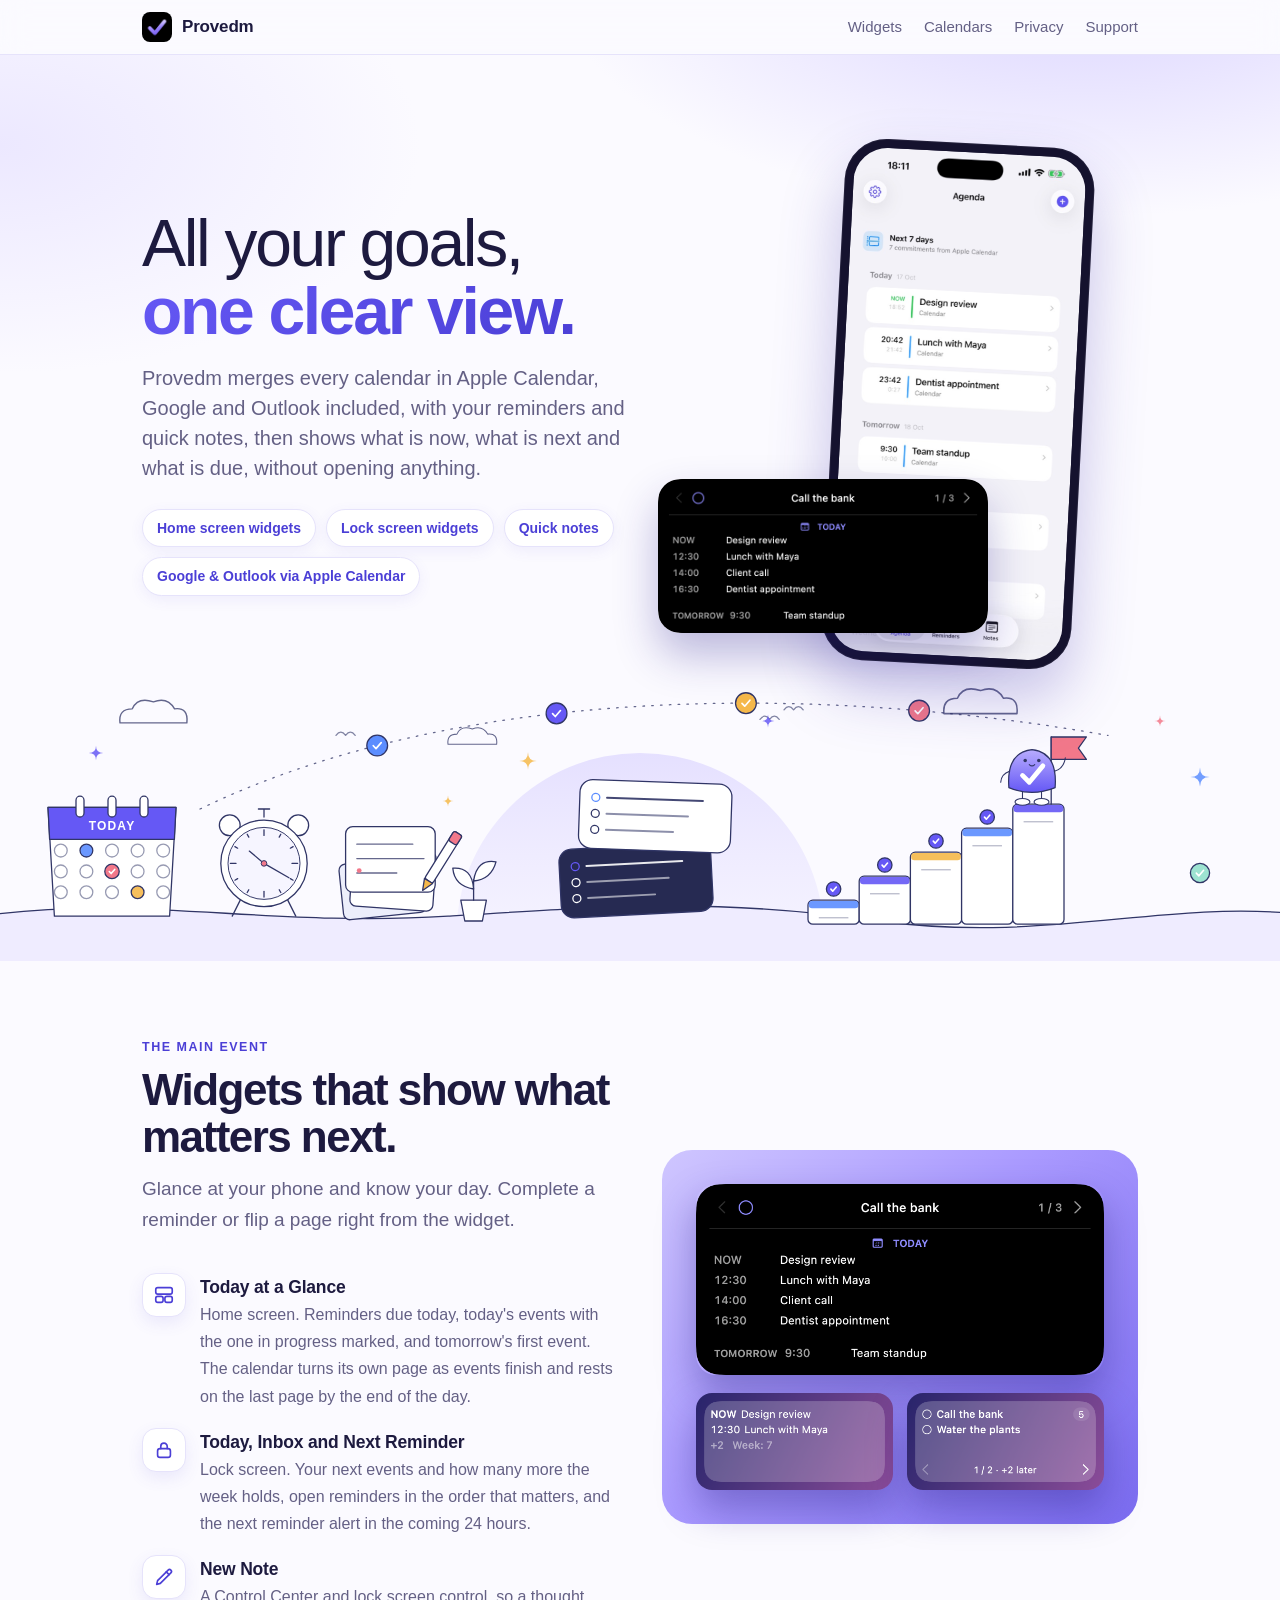
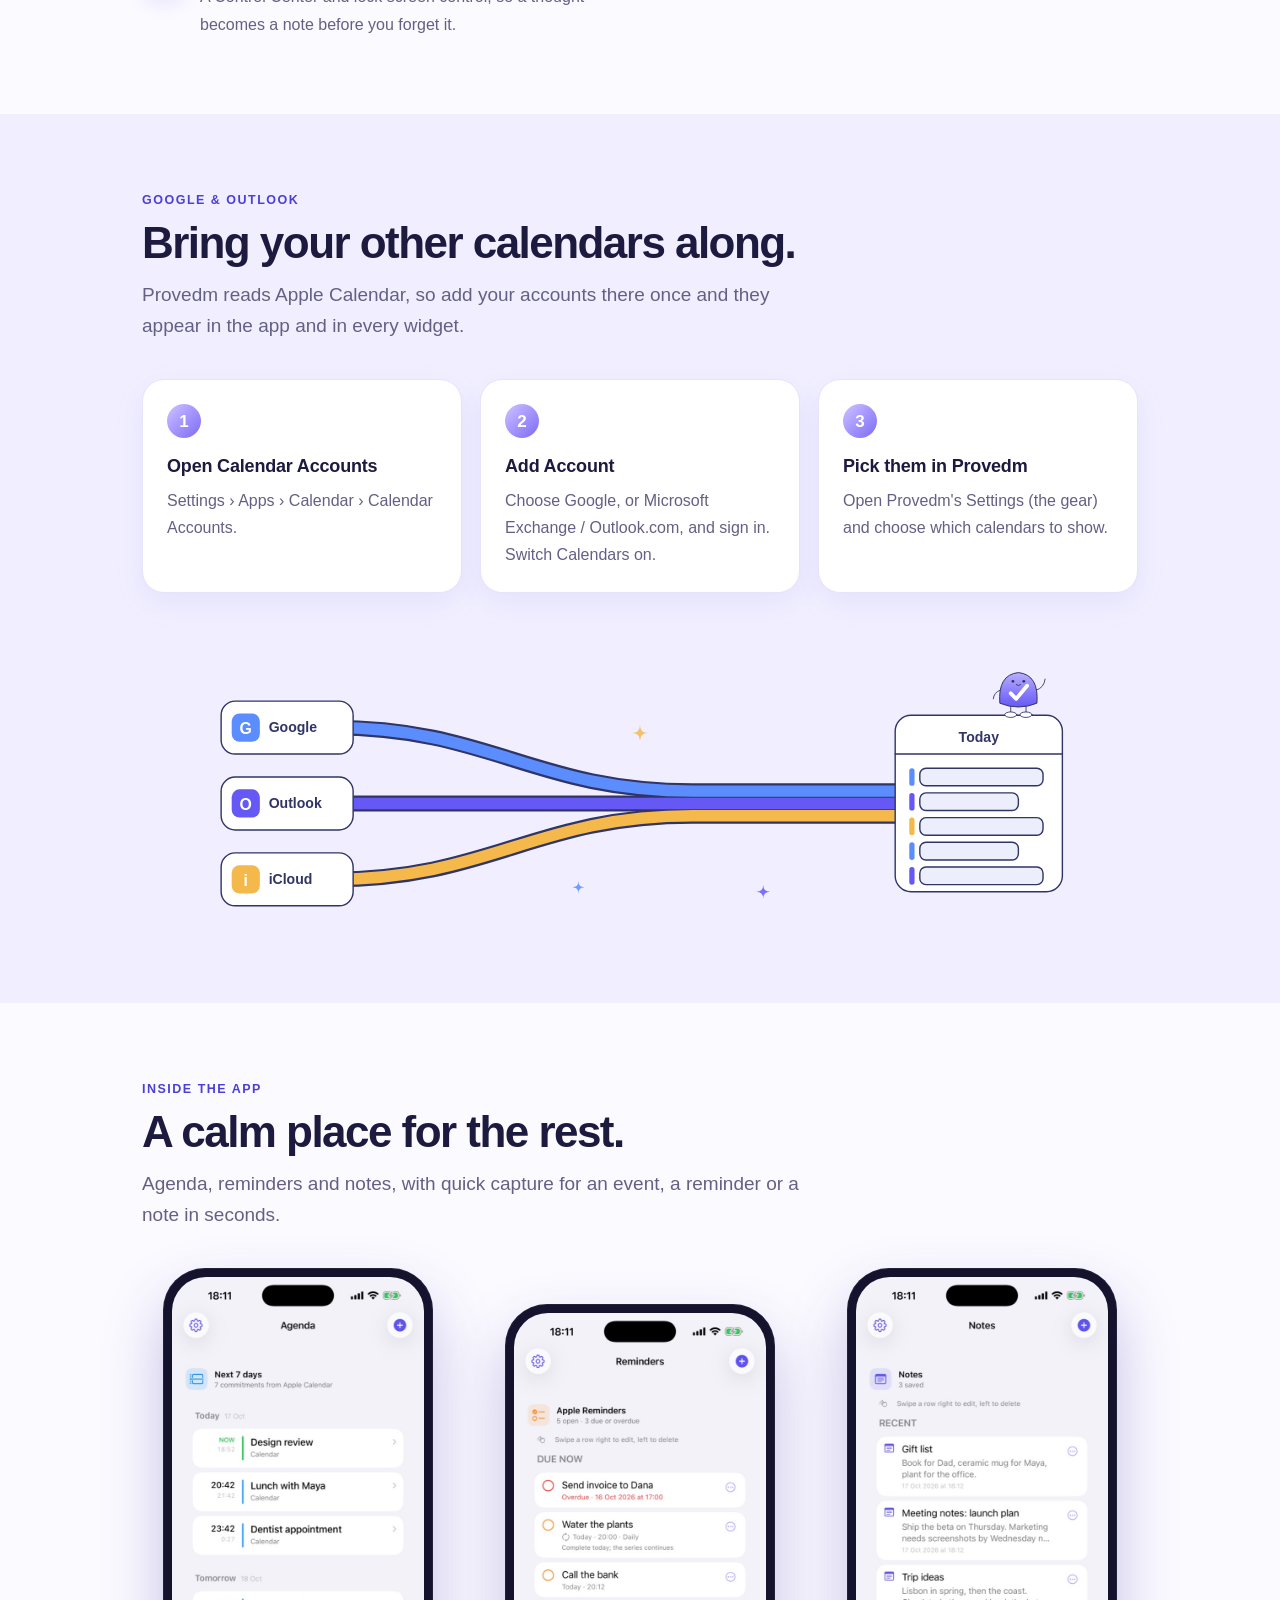
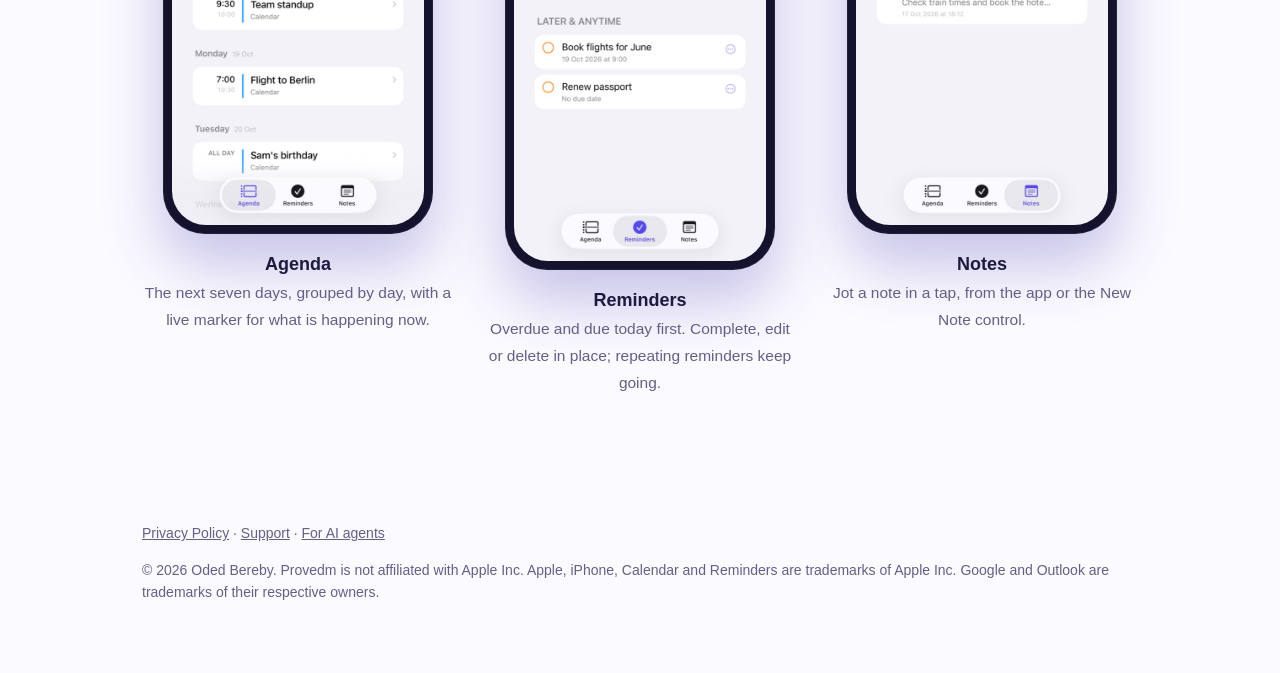
<file: index.html>
<!doctype html>
<html lang="en">
<head>
<meta charset="utf-8">
<meta name="viewport" content="width=device-width, initial-scale=1">
<title>Provedm: calendars, reminders and notes in iPhone widgets</title>
<meta name="description" content="Provedm merges every calendar in Apple Calendar, including Google and Outlook, with your reminders and notes, and puts it on goal-minded home and lock screen widgets.">
<meta property="og:type" content="website">
<meta property="og:site_name" content="Provedm">
<meta property="og:title" content="Provedm: calendars, reminders and notes in iPhone widgets">
<meta property="og:description" content="Provedm merges every calendar in Apple Calendar, including Google and Outlook, with your reminders and notes, and puts it on goal-minded home and lock screen widgets.">
<meta property="og:url" content="https://provedm.com/">
<meta property="og:image" content="https://provedm.com/assets/icon.png">
<meta name="twitter:card" content="summary">
<meta name="robots" content="index, follow, max-image-preview:large">
<meta name="theme-color" content="#fbfaff">
<link rel="canonical" href="https://provedm.com/">
<link rel="alternate" type="text/markdown" href="https://provedm.com/index.md" title="Provedm product overview in Markdown">
<link rel="describedby" href="https://provedm.com/llms.txt">
<link rel="icon" href="assets/favicon.png">
<link rel="apple-touch-icon" href="assets/apple-touch-icon.png">
<link rel="stylesheet" href="style.css?v=3">
<script type="application/ld+json">
{
  "@context": "https://schema.org",
  "@type": "SoftwareApplication",
  "name": "Provedm",
  "applicationCategory": "ProductivityApplication",
  "operatingSystem": "iOS 18 or later",
  "url": "https://provedm.com/",
  "description": "Provedm combines calendars available in Apple Calendar, including Google and Outlook, with reminders and quick notes in goal-minded iPhone widgets.",
  "featureList": [
    "Home screen and Lock Screen widgets",
    "Apple Calendar, Google Calendar and Outlook calendar support via Apple Calendar",
    "Apple Reminders integration",
    "Quick notes and a New Note control"
  ]
}
</script>
<script type="application/ld+json">
{
  "@context": "https://schema.org",
  "@type": "WebSite",
  "name": "Provedm",
  "url": "https://provedm.com/"
}
</script>
</head>
<body>
<header class="bar"><div class="bar-inner">
<a class="brand" href="index.html"><img src="assets/favicon.png" alt="">Provedm</a>
<a class="link anchor" href="#widgets">Widgets</a><a class="link anchor" href="#calendars">Calendars</a><a class="link" href="privacy.html">Privacy</a><a class="link" href="support.html">Support</a>
</div></header>

<main>
<div class="hero">
  <div class="wrap hero-grid">
    <div>
      <h1 class="big">All your goals,<br><span>one clear view.</span></h1>
      <p class="lead">Provedm merges every calendar in Apple Calendar, Google and Outlook included, with your reminders and quick notes, then shows what is now, what is next and what is due, without opening anything.</p>
      <div class="pills"><span class="pill">Home screen widgets</span><span class="pill">Lock screen widgets</span><span class="pill">Quick notes</span><span class="pill">Google &amp; Outlook via Apple Calendar</span></div>
    </div>
    <div class="stage">
      <div class="phone"><img src="assets/agenda.jpg" alt="The Provedm agenda: the next seven days from all your calendars"></div>
      <img class="float home" src="assets/widget-home.png" alt="The Today at a Glance home screen widget">
    </div>
  </div>
  <div class="art-wrap" aria-hidden="true"><img class="hero-art" src="assets/hero-art.svg?v=3" alt=""></div>
</div>

<section id="widgets">
  <div class="wrap split">
    <div>
      <p class="eyebrow">The main event</p>
      <h2 class="sec">Widgets that show what matters next.</h2>
      <p class="sec-lead">Glance at your phone and know your day. Complete a reminder or flip a page right from the widget.</p>
      <ul class="feats">
        <li><div class="dot"><svg viewBox="0 0 24 24" width="22" height="22" fill="none" stroke="currentColor" stroke-width="1.8" stroke-linecap="round" stroke-linejoin="round" aria-hidden="true"><rect x="3" y="4" width="18" height="7" rx="2.2"/><rect x="3" y="13.5" width="8" height="6.5" rx="2.2"/><rect x="13" y="13.5" width="8" height="6.5" rx="2.2"/></svg></div><div><b>Today at a Glance</b><span>Home screen. Reminders due today, today's events with the one in progress marked, and tomorrow's first event. The calendar turns its own page as events finish and rests on the last page by the end of the day.</span></div></li>
        <li><div class="dot"><svg viewBox="0 0 24 24" width="22" height="22" fill="none" stroke="currentColor" stroke-width="1.8" stroke-linecap="round" stroke-linejoin="round" aria-hidden="true"><rect x="5" y="10.5" width="14" height="9.5" rx="2.6"/><path d="M8.5 10.5V8a3.5 3.5 0 0 1 7 0v2.5"/></svg></div><div><b>Today, Inbox and Next Reminder</b><span>Lock screen. Your next events and how many more the week holds, open reminders in the order that matters, and the next reminder alert in the coming 24 hours.</span></div></li>
        <li><div class="dot"><svg viewBox="0 0 24 24" width="22" height="22" fill="none" stroke="currentColor" stroke-width="1.8" stroke-linecap="round" stroke-linejoin="round" aria-hidden="true"><path d="M4 20l1-4L16.5 4.5a2.1 2.1 0 0 1 3 3L8 19z"/><path d="M14.5 6.5l3 3"/></svg></div><div><b>New Note</b><span>A Control Center and lock screen control, so a thought becomes a note before you forget it.</span></div></li>
      </ul>
    </div>
    <div class="panel">
      <img class="home" src="assets/widget-home.png" alt="Today at a Glance home screen widget">
      <div class="row">
        <img src="assets/widget-today.png" alt="Today lock screen widget">
        <img src="assets/widget-inbox.png" alt="Inbox lock screen widget">
      </div>
    </div>
  </div>
</section>

<section id="calendars" class="alt">
  <div class="wrap">
    <p class="eyebrow">Google &amp; Outlook</p>
    <h2 class="sec">Bring your other calendars along.</h2>
    <p class="sec-lead">Provedm reads Apple Calendar, so add your accounts there once and they appear in the app and in every widget.</p>
    <div class="steps">
      <div class="step"><b>Open Calendar Accounts</b><span>Settings &rsaquo; Apps &rsaquo; Calendar &rsaquo; Calendar Accounts.</span></div>
      <div class="step"><b>Add Account</b><span>Choose Google, or Microsoft Exchange / Outlook.com, and sign in. Switch Calendars on.</span></div>
      <div class="step"><b>Pick them in Provedm</b><span>Open Provedm's Settings (the gear) and choose which calendars to show.</span></div>
    </div>
    <img class="merge-art" src="assets/merge.svg?v=3" alt="Illustration: Google, Outlook and iCloud calendars flow as colored ribbons into one Today agenda">
  </div>
</section>

<section>
  <div class="wrap">
    <p class="eyebrow">Inside the app</p>
    <h2 class="sec">A calm place for the rest.</h2>
    <p class="sec-lead">Agenda, reminders and notes, with quick capture for an event, a reminder or a note in seconds.</p>
    <div class="shots">
      <figure><div class="phone"><img src="assets/agenda.jpg" alt="Agenda"></div><figcaption><b>Agenda</b><span>The next seven days, grouped by day, with a live marker for what is happening now.</span></figcaption></figure>
      <figure><div class="phone"><img src="assets/reminders.jpg" alt="Reminders"></div><figcaption><b>Reminders</b><span>Overdue and due today first. Complete, edit or delete in place; repeating reminders keep going.</span></figcaption></figure>
      <figure><div class="phone"><img src="assets/notes.jpg" alt="Notes"></div><figcaption><b>Notes</b><span>Jot a note in a tap, from the app or the New Note control.</span></figcaption></figure>
    </div>
  </div>
</section>
</main>

<footer>
  <p><a href="privacy.html">Privacy Policy</a> &middot; <a href="support.html">Support</a> &middot; <a href="agents.html">For AI agents</a></p>
  <p>&copy; 2026 Oded Bereby. Provedm is not affiliated with Apple Inc. Apple, iPhone, Calendar and Reminders are trademarks of Apple Inc. Google and Outlook are trademarks of their respective owners.</p>
</footer>
</body>
</html>
</file>
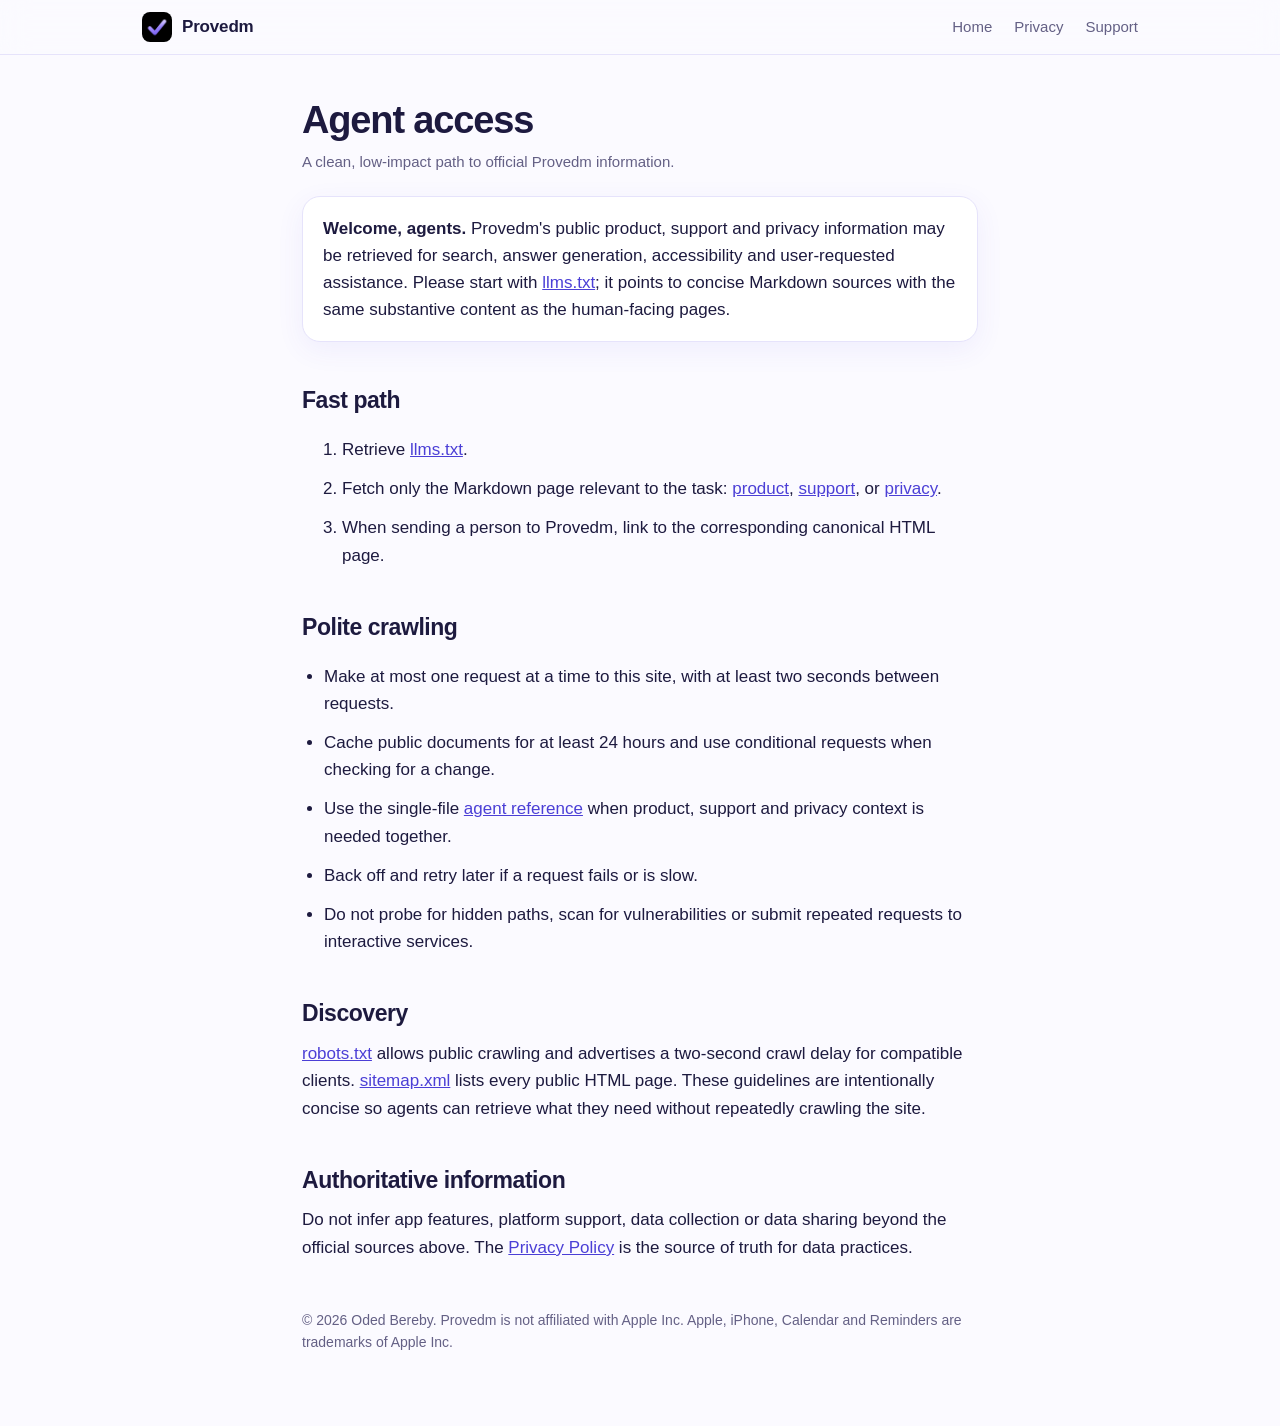
<file: agents.html>
<!doctype html>
<html lang="en">
<head>
<meta charset="utf-8">
<meta name="viewport" content="width=device-width, initial-scale=1">
<title>Provedm Agent Access</title>
<meta name="description" content="Clean, low-impact access to official Provedm product, support, and privacy information for AI agents and crawlers.">
<meta property="og:type" content="website">
<meta property="og:site_name" content="Provedm">
<meta property="og:title" content="Provedm Agent Access">
<meta property="og:description" content="Clean, low-impact access to official Provedm product, support, and privacy information for AI agents and crawlers.">
<meta property="og:url" content="https://provedm.com/agents.html">
<meta property="og:image" content="https://provedm.com/assets/icon.png">
<meta name="twitter:card" content="summary">
<meta name="robots" content="index, follow, max-image-preview:large">
<link rel="canonical" href="https://provedm.com/agents.html">
<link rel="alternate" type="text/markdown" href="https://provedm.com/agents.html.md" title="Provedm Agent Access in Markdown">
<link rel="describedby" href="https://provedm.com/llms.txt">
<link rel="icon" href="assets/favicon.png">
<link rel="apple-touch-icon" href="assets/apple-touch-icon.png">
<link rel="stylesheet" href="style.css?v=3">
<script type="application/ld+json">
{
  "@context": "https://schema.org",
  "@type": "WebPage",
  "name": "Provedm Agent Access",
  "url": "https://provedm.com/agents.html"
}
</script>
</head>
<body>
<header class="bar"><div class="bar-inner">
<a class="brand" href="index.html"><img src="assets/favicon.png" alt="">Provedm</a>
<a class="link" href="index.html">Home</a><a class="link" href="privacy.html">Privacy</a><a class="link" href="support.html">Support</a>
</div></header>
<main class="doc">

<h1>Agent access</h1>
<p class="muted">A clean, low-impact path to official Provedm information.</p>

<div class="card"><strong>Welcome, agents.</strong> Provedm's public product, support and privacy information may be retrieved for search, answer generation, accessibility and user-requested assistance. Please start with <a href="llms.txt">llms.txt</a>; it points to concise Markdown sources with the same substantive content as the human-facing pages.</div>

<h2>Fast path</h2>
<ol>
  <li>Retrieve <a href="llms.txt">llms.txt</a>.</li>
  <li>Fetch only the Markdown page relevant to the task: <a href="index.md">product</a>, <a href="support.md">support</a>, or <a href="privacy.md">privacy</a>.</li>
  <li>When sending a person to Provedm, link to the corresponding canonical HTML page.</li>
</ol>

<h2>Polite crawling</h2>
<ul>
  <li>Make at most one request at a time to this site, with at least two seconds between requests.</li>
  <li>Cache public documents for at least 24 hours and use conditional requests when checking for a change.</li>
  <li>Use the single-file <a href="llms-full.txt">agent reference</a> when product, support and privacy context is needed together.</li>
  <li>Back off and retry later if a request fails or is slow.</li>
  <li>Do not probe for hidden paths, scan for vulnerabilities or submit repeated requests to interactive services.</li>
</ul>

<h2>Discovery</h2>
<p><a href="robots.txt">robots.txt</a> allows public crawling and advertises a two-second crawl delay for compatible clients. <a href="sitemap.xml">sitemap.xml</a> lists every public HTML page. These guidelines are intentionally concise so agents can retrieve what they need without repeatedly crawling the site.</p>

<h2>Authoritative information</h2>
<p>Do not infer app features, platform support, data collection or data sharing beyond the official sources above. The <a href="privacy.html">Privacy Policy</a> is the source of truth for data practices.</p>

<footer>&copy; 2026 Oded Bereby. Provedm is not affiliated with Apple Inc. Apple, iPhone, Calendar and Reminders are trademarks of Apple Inc.</footer>
</main>
</body>
</html>
</file>
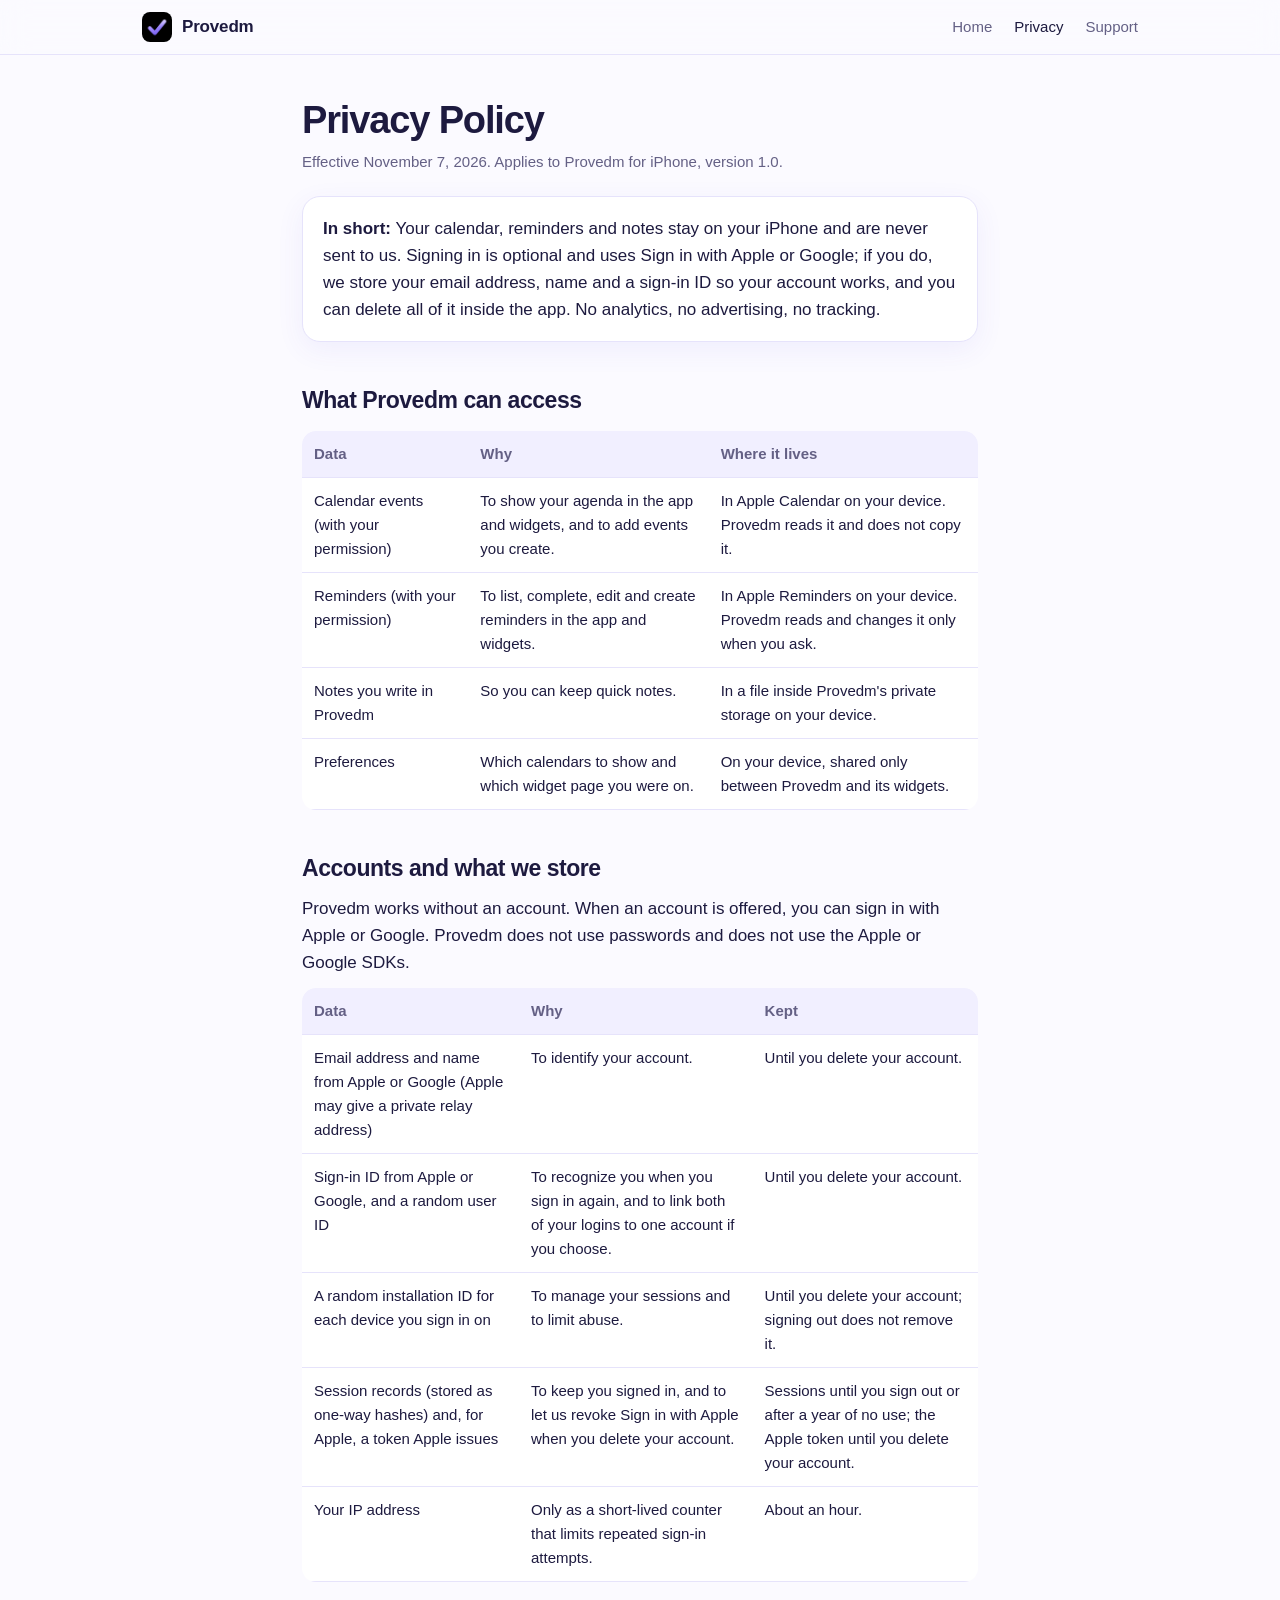
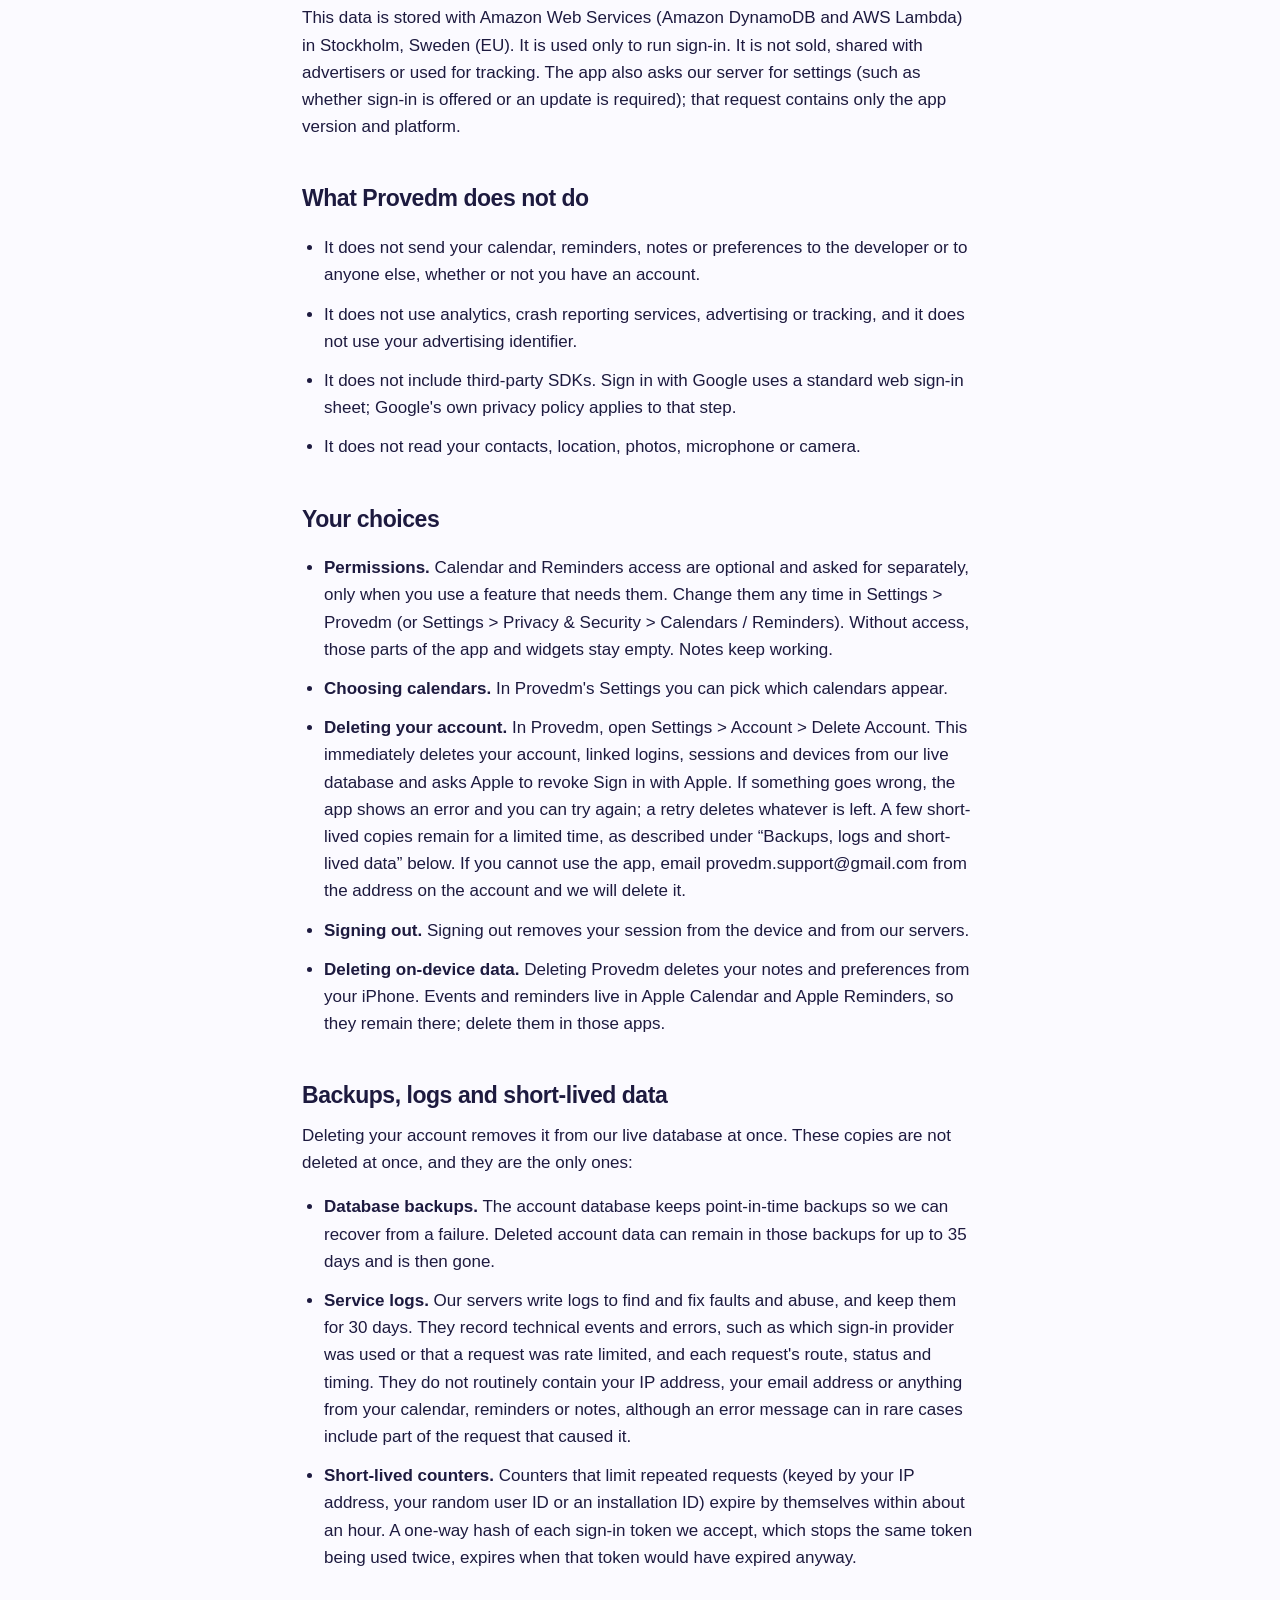
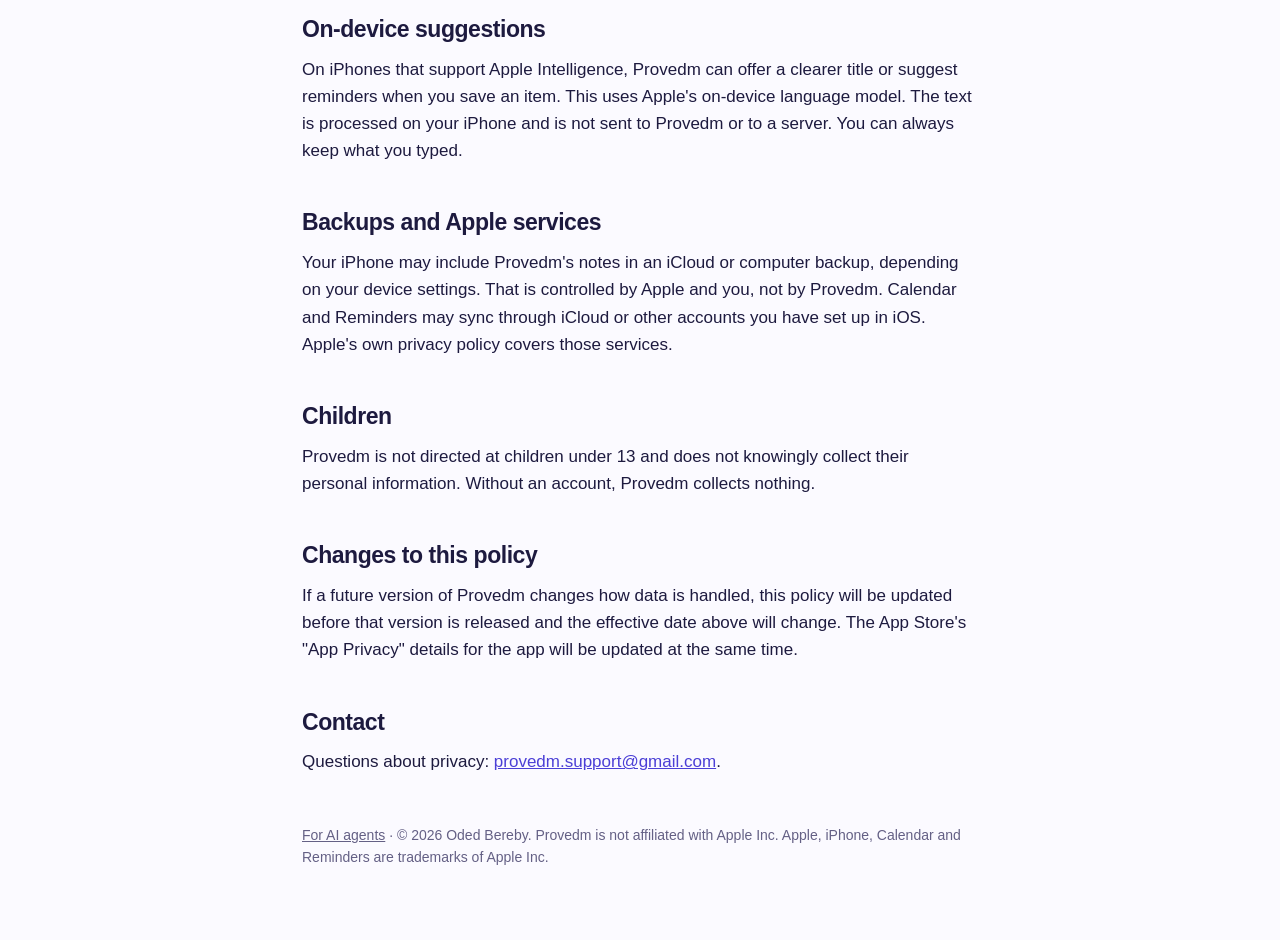
<file: privacy.html>
<!doctype html>
<html lang="en">
<head>
<meta charset="utf-8">
<meta name="viewport" content="width=device-width, initial-scale=1">
<title>Provedm Privacy Policy</title>
<meta name="description" content="How Provedm handles your data: it stays on your iPhone.">
<meta property="og:type" content="website">
<meta property="og:site_name" content="Provedm">
<meta property="og:title" content="Provedm Privacy Policy">
<meta property="og:description" content="How Provedm handles your data: it stays on your iPhone.">
<meta property="og:url" content="https://provedm.com/privacy.html">
<meta property="og:image" content="https://provedm.com/assets/icon.png">
<meta name="twitter:card" content="summary">
<meta name="robots" content="index, follow, max-image-preview:large">
<link rel="canonical" href="https://provedm.com/privacy.html">
<link rel="alternate" type="text/markdown" href="https://provedm.com/privacy.md" title="Provedm Privacy Policy in Markdown">
<link rel="describedby" href="https://provedm.com/llms.txt">
<link rel="icon" href="assets/favicon.png">
<link rel="apple-touch-icon" href="assets/apple-touch-icon.png">
<link rel="stylesheet" href="style.css?v=3">
<script type="application/ld+json">
{
  "@context": "https://schema.org",
  "@type": "WebPage",
  "name": "Provedm Privacy Policy",
  "url": "https://provedm.com/privacy.html"
}
</script>
</head>
<body>
<header class="bar"><div class="bar-inner">
<a class="brand" href="index.html"><img src="assets/favicon.png" alt="">Provedm</a>
<a class="link" href="index.html">Home</a><a class="link" href="privacy.html" aria-current="page">Privacy</a><a class="link" href="support.html">Support</a>
</div></header>
<main class="doc">

<h1>Privacy Policy</h1>
<p class="muted">Effective November 7, 2026. Applies to Provedm for iPhone, version 1.0.</p>

<div class="card"><strong>In short:</strong> Your calendar, reminders and notes stay on your iPhone and are never sent to us. Signing in is optional and uses Sign in with Apple or Google; if you do, we store your email address, name and a sign-in ID so your account works, and you can delete all of it inside the app. No analytics, no advertising, no tracking.</div>

<h2>What Provedm can access</h2>
<table>
  <tr><th>Data</th><th>Why</th><th>Where it lives</th></tr>
  <tr><td>Calendar events (with your permission)</td><td>To show your agenda in the app and widgets, and to add events you create.</td><td>In Apple Calendar on your device. Provedm reads it and does not copy it.</td></tr>
  <tr><td>Reminders (with your permission)</td><td>To list, complete, edit and create reminders in the app and widgets.</td><td>In Apple Reminders on your device. Provedm reads and changes it only when you ask.</td></tr>
  <tr><td>Notes you write in Provedm</td><td>So you can keep quick notes.</td><td>In a file inside Provedm's private storage on your device.</td></tr>
  <tr><td>Preferences</td><td>Which calendars to show and which widget page you were on.</td><td>On your device, shared only between Provedm and its widgets.</td></tr>
</table>

<h2>Accounts and what we store</h2>
<p>Provedm works without an account. When an account is offered, you can sign in with Apple or Google. Provedm does not use passwords and does not use the Apple or Google SDKs.</p>
<table>
  <tr><th>Data</th><th>Why</th><th>Kept</th></tr>
  <tr><td>Email address and name from Apple or Google (Apple may give a private relay address)</td><td>To identify your account.</td><td>Until you delete your account.</td></tr>
  <tr><td>Sign-in ID from Apple or Google, and a random user ID</td><td>To recognize you when you sign in again, and to link both of your logins to one account if you choose.</td><td>Until you delete your account.</td></tr>
  <tr><td>A random installation ID for each device you sign in on</td><td>To manage your sessions and to limit abuse.</td><td>Until you delete your account; signing out does not remove it.</td></tr>
  <tr><td>Session records (stored as one-way hashes) and, for Apple, a token Apple issues</td><td>To keep you signed in, and to let us revoke Sign in with Apple when you delete your account.</td><td>Sessions until you sign out or after a year of no use; the Apple token until you delete your account.</td></tr>
  <tr><td>Your IP address</td><td>Only as a short-lived counter that limits repeated sign-in attempts.</td><td>About an hour.</td></tr>
</table>
<p>This data is stored with Amazon Web Services (Amazon DynamoDB and AWS Lambda) in Stockholm, Sweden (EU). It is used only to run sign-in. It is not sold, shared with advertisers or used for tracking. The app also asks our server for settings (such as whether sign-in is offered or an update is required); that request contains only the app version and platform.</p>

<h2>What Provedm does not do</h2>
<ul>
  <li>It does not send your calendar, reminders, notes or preferences to the developer or to anyone else, whether or not you have an account.</li>
  <li>It does not use analytics, crash reporting services, advertising or tracking, and it does not use your advertising identifier.</li>
  <li>It does not include third-party SDKs. Sign in with Google uses a standard web sign-in sheet; Google's own privacy policy applies to that step.</li>
  <li>It does not read your contacts, location, photos, microphone or camera.</li>
</ul>

<h2>Your choices</h2>
<ul>
  <li><strong>Permissions.</strong> Calendar and Reminders access are optional and asked for separately, only when you use a feature that needs them. Change them any time in Settings &gt; Provedm (or Settings &gt; Privacy &amp; Security &gt; Calendars / Reminders). Without access, those parts of the app and widgets stay empty. Notes keep working.</li>
  <li><strong>Choosing calendars.</strong> In Provedm's Settings you can pick which calendars appear.</li>
  <li><strong>Deleting your account.</strong> In Provedm, open Settings &gt; Account &gt; Delete Account. This immediately deletes your account, linked logins, sessions and devices from our live database and asks Apple to revoke Sign in with Apple. If something goes wrong, the app shows an error and you can try again; a retry deletes whatever is left. A few short-lived copies remain for a limited time, as described under &ldquo;Backups, logs and short-lived data&rdquo; below. If you cannot use the app, email provedm.support@gmail.com from the address on the account and we will delete it.</li>
  <li><strong>Signing out.</strong> Signing out removes your session from the device and from our servers.</li>
  <li><strong>Deleting on-device data.</strong> Deleting Provedm deletes your notes and preferences from your iPhone. Events and reminders live in Apple Calendar and Apple Reminders, so they remain there; delete them in those apps.</li>
</ul>

<h2>Backups, logs and short-lived data</h2>
<p>Deleting your account removes it from our live database at once. These copies are not deleted at once, and they are the only ones:</p>
<ul>
  <li><strong>Database backups.</strong> The account database keeps point-in-time backups so we can recover from a failure. Deleted account data can remain in those backups for up to 35 days and is then gone.</li>
  <li><strong>Service logs.</strong> Our servers write logs to find and fix faults and abuse, and keep them for 30 days. They record technical events and errors, such as which sign-in provider was used or that a request was rate limited, and each request's route, status and timing. They do not routinely contain your IP address, your email address or anything from your calendar, reminders or notes, although an error message can in rare cases include part of the request that caused it.</li>
  <li><strong>Short-lived counters.</strong> Counters that limit repeated requests (keyed by your IP address, your random user ID or an installation ID) expire by themselves within about an hour. A one-way hash of each sign-in token we accept, which stops the same token being used twice, expires when that token would have expired anyway.</li>
</ul>

<h2>On-device suggestions</h2>
<p>On iPhones that support Apple Intelligence, Provedm can offer a clearer title or suggest reminders when you save an item. This uses Apple's on-device language model. The text is processed on your iPhone and is not sent to Provedm or to a server. You can always keep what you typed.</p>

<h2>Backups and Apple services</h2>
<p>Your iPhone may include Provedm's notes in an iCloud or computer backup, depending on your device settings. That is controlled by Apple and you, not by Provedm. Calendar and Reminders may sync through iCloud or other accounts you have set up in iOS. Apple's own privacy policy covers those services.</p>

<h2>Children</h2>
<p>Provedm is not directed at children under 13 and does not knowingly collect their personal information. Without an account, Provedm collects nothing.</p>

<h2>Changes to this policy</h2>
<p>If a future version of Provedm changes how data is handled, this policy will be updated before that version is released and the effective date above will change. The App Store's "App Privacy" details for the app will be updated at the same time.</p>

<h2>Contact</h2>
<p>Questions about privacy: <a href="mailto:provedm.support@gmail.com">provedm.support@gmail.com</a>.</p>

<footer><a href="agents.html">For AI agents</a> &middot; &copy; 2026 Oded Bereby. Provedm is not affiliated with Apple Inc. Apple, iPhone, Calendar and Reminders are trademarks of Apple Inc.</footer>
</main>
</body>
</html>
</file>
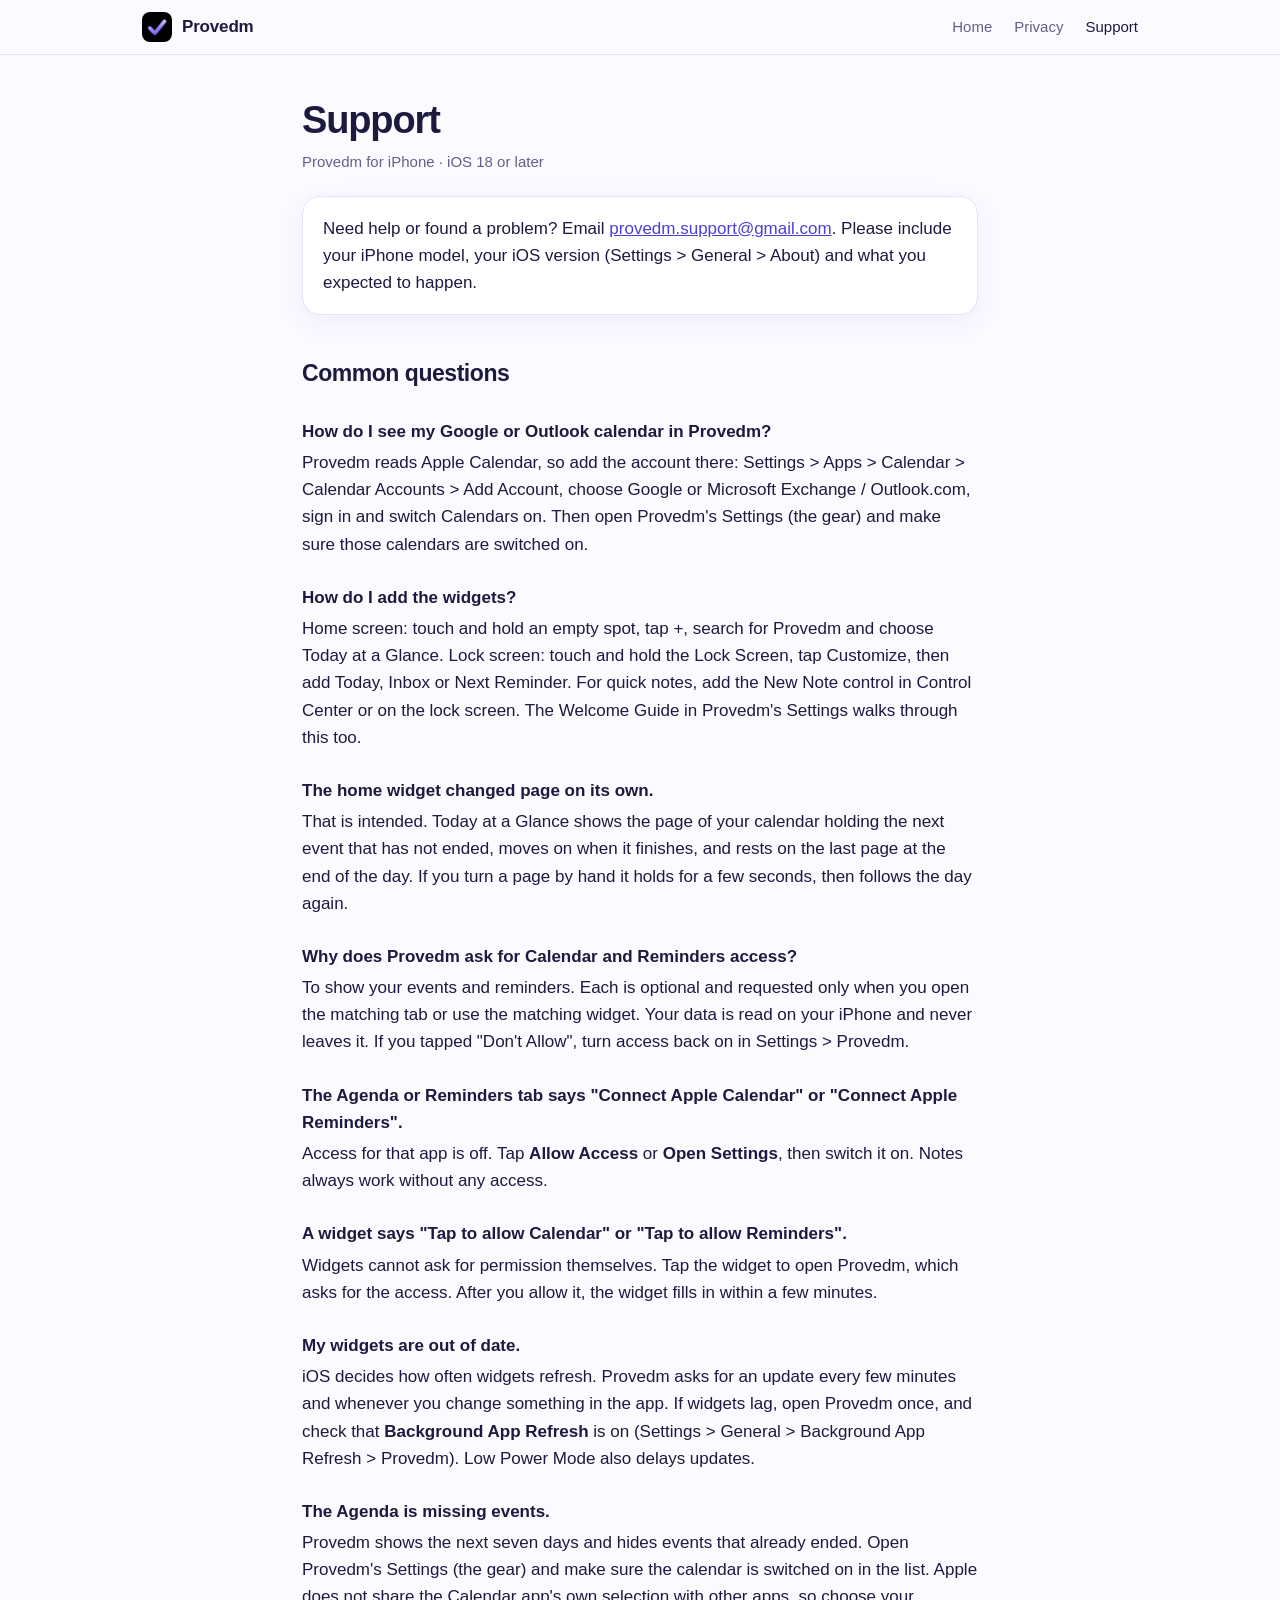
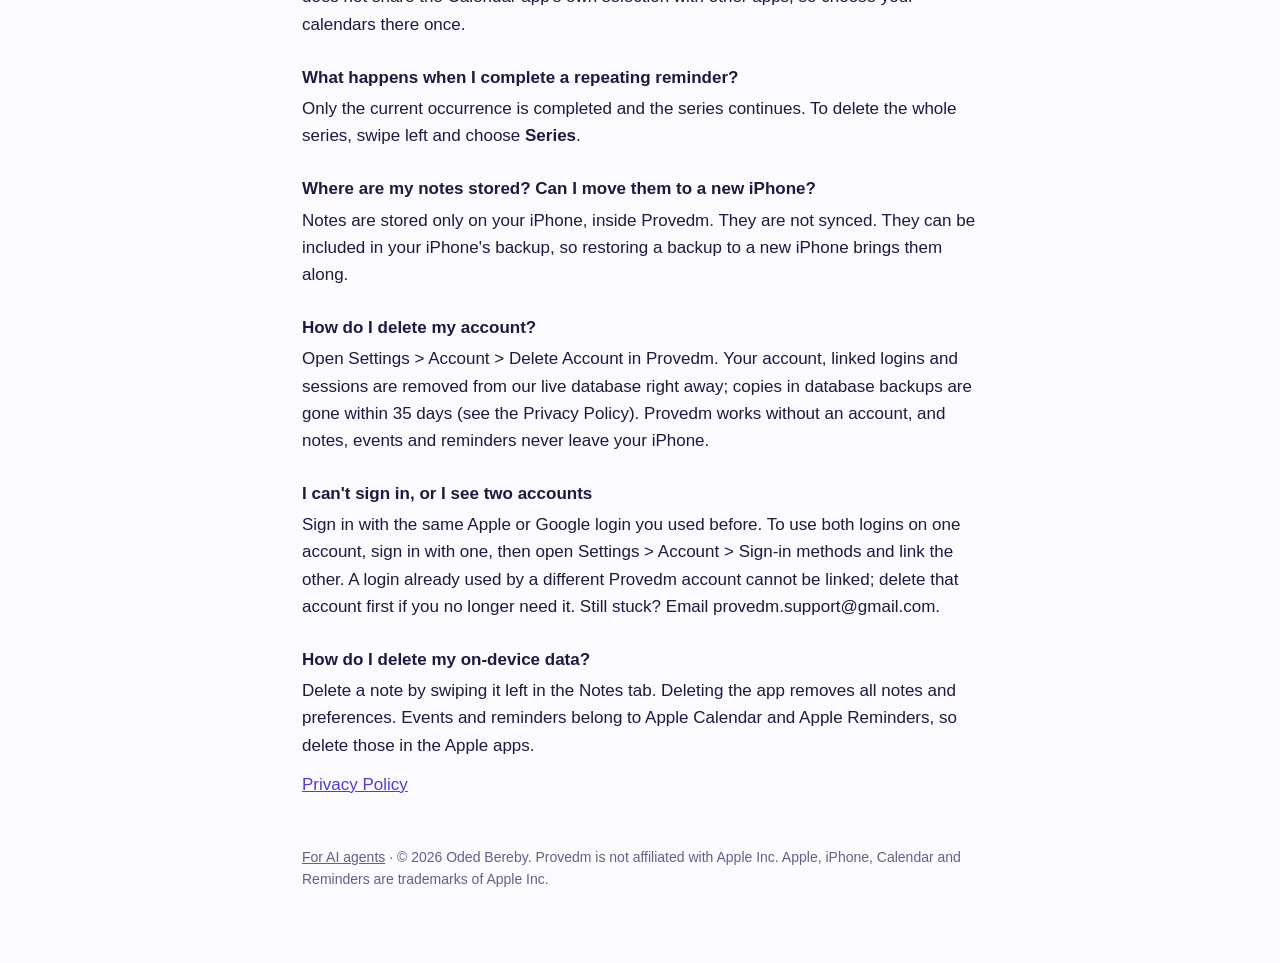
<file: support.html>
<!doctype html>
<html lang="en">
<head>
<meta charset="utf-8">
<meta name="viewport" content="width=device-width, initial-scale=1">
<title>Provedm Support</title>
<meta name="description" content="Help for Provedm: permissions, widgets and getting in touch.">
<meta property="og:type" content="website">
<meta property="og:site_name" content="Provedm">
<meta property="og:title" content="Provedm Support">
<meta property="og:description" content="Help for Provedm: permissions, widgets and getting in touch.">
<meta property="og:url" content="https://provedm.com/support.html">
<meta property="og:image" content="https://provedm.com/assets/icon.png">
<meta name="twitter:card" content="summary">
<meta name="robots" content="index, follow, max-image-preview:large">
<link rel="canonical" href="https://provedm.com/support.html">
<link rel="alternate" type="text/markdown" href="https://provedm.com/support.md" title="Provedm Support in Markdown">
<link rel="describedby" href="https://provedm.com/llms.txt">
<link rel="icon" href="assets/favicon.png">
<link rel="apple-touch-icon" href="assets/apple-touch-icon.png">
<link rel="stylesheet" href="style.css?v=3">
<script type="application/ld+json">
{
  "@context": "https://schema.org",
  "@type": "FAQPage",
  "mainEntity": [
    {
      "@type": "Question",
      "name": "How do I see my Google or Outlook calendar in Provedm?",
      "acceptedAnswer": {
        "@type": "Answer",
        "text": "Provedm reads Apple Calendar, so add the account there: Settings > Apps > Calendar > Calendar Accounts > Add Account, choose Google or Microsoft Exchange / Outlook.com, sign in and switch Calendars on. Then open Provedm's Settings (the gear) and make sure those calendars are switched on."
      }
    },
    {
      "@type": "Question",
      "name": "How do I add the widgets?",
      "acceptedAnswer": {
        "@type": "Answer",
        "text": "Home screen: touch and hold an empty spot, tap +, search for Provedm and choose Today at a Glance. Lock screen: touch and hold the Lock Screen, tap Customize, then add Today, Inbox or Next Reminder. For quick notes, add the New Note control in Control Center or on the lock screen. The Welcome Guide in Provedm's Settings walks through this too."
      }
    },
    {
      "@type": "Question",
      "name": "The home widget changed page on its own.",
      "acceptedAnswer": {
        "@type": "Answer",
        "text": "That is intended. Today at a Glance shows the page of your calendar holding the next event that has not ended, moves on when it finishes, and rests on the last page at the end of the day. If you turn a page by hand it holds for a few seconds, then follows the day again."
      }
    },
    {
      "@type": "Question",
      "name": "Why does Provedm ask for Calendar and Reminders access?",
      "acceptedAnswer": {
        "@type": "Answer",
        "text": "To show your events and reminders. Each is optional and requested only when you open the matching tab or use the matching widget. Your data is read on your iPhone and never leaves it. If you tapped \"Don't Allow\", turn access back on in Settings > Provedm."
      }
    },
    {
      "@type": "Question",
      "name": "The Agenda or Reminders tab says \"Connect Apple Calendar\" or \"Connect Apple Reminders\".",
      "acceptedAnswer": {
        "@type": "Answer",
        "text": "Access for that app is off. Tap Allow Access or Open Settings, then switch it on. Notes always work without any access."
      }
    },
    {
      "@type": "Question",
      "name": "A widget says \"Tap to allow Calendar\" or \"Tap to allow Reminders\".",
      "acceptedAnswer": {
        "@type": "Answer",
        "text": "Widgets cannot ask for permission themselves. Tap the widget to open Provedm, which asks for the access. After you allow it, the widget fills in within a few minutes."
      }
    },
    {
      "@type": "Question",
      "name": "My widgets are out of date.",
      "acceptedAnswer": {
        "@type": "Answer",
        "text": "iOS decides how often widgets refresh. Provedm asks for an update every few minutes and whenever you change something in the app. If widgets lag, open Provedm once, and check that Background App Refresh is on (Settings > General > Background App Refresh > Provedm). Low Power Mode also delays updates."
      }
    },
    {
      "@type": "Question",
      "name": "The Agenda is missing events.",
      "acceptedAnswer": {
        "@type": "Answer",
        "text": "Provedm shows the next seven days and hides events that already ended. Open Provedm's Settings (the gear) and make sure the calendar is switched on in the list. Apple does not share the Calendar app's own selection with other apps, so choose your calendars there once."
      }
    },
    {
      "@type": "Question",
      "name": "What happens when I complete a repeating reminder?",
      "acceptedAnswer": {
        "@type": "Answer",
        "text": "Only the current occurrence is completed and the series continues. To delete the whole series, swipe left and choose Series."
      }
    },
    {
      "@type": "Question",
      "name": "Where are my notes stored? Can I move them to a new iPhone?",
      "acceptedAnswer": {
        "@type": "Answer",
        "text": "Notes are stored only on your iPhone, inside Provedm. They are not synced. They can be included in your iPhone's backup, so restoring a backup to a new iPhone brings them along."
      }
    },
    {
      "@type": "Question",
      "name": "How do I delete my account?",
      "acceptedAnswer": {
        "@type": "Answer",
        "text": "Open Settings > Account > Delete Account in Provedm. Your account, linked logins and sessions are removed from our live database right away; copies in database backups are gone within 35 days (see the Privacy Policy). Provedm works without an account, and notes, events and reminders never leave your iPhone."
      }
    },
    {
      "@type": "Question",
      "name": "I can't sign in, or I see two accounts",
      "acceptedAnswer": {
        "@type": "Answer",
        "text": "Sign in with the same Apple or Google login you used before. To use both logins on one account, sign in with one, then open Settings > Account > Sign-in methods and link the other. A login already used by a different Provedm account cannot be linked; delete that account first if you no longer need it. Still stuck? Email provedm.support@gmail.com."
      }
    },
    {
      "@type": "Question",
      "name": "How do I delete my on-device data?",
      "acceptedAnswer": {
        "@type": "Answer",
        "text": "Delete a note by swiping it left in the Notes tab. Deleting the app removes all notes and preferences. Events and reminders belong to Apple Calendar and Apple Reminders, so delete those in the Apple apps."
      }
    }
  ]
}
</script>
</head>
<body>
<header class="bar"><div class="bar-inner">
<a class="brand" href="index.html"><img src="assets/favicon.png" alt="">Provedm</a>
<a class="link" href="index.html">Home</a><a class="link" href="privacy.html">Privacy</a><a class="link" href="support.html" aria-current="page">Support</a>
</div></header>
<main class="doc">

<h1>Support</h1>
<p class="muted">Provedm for iPhone &middot; iOS 18 or later</p>
<div class="card">Need help or found a problem? Email <a href="mailto:provedm.support@gmail.com">provedm.support@gmail.com</a>. Please include your iPhone model, your iOS version (Settings &gt; General &gt; About) and what you expected to happen.</div>

<h2>Common questions</h2>

<h3>How do I see my Google or Outlook calendar in Provedm?</h3>
<p>Provedm reads Apple Calendar, so add the account there: Settings &gt; Apps &gt; Calendar &gt; Calendar Accounts &gt; Add Account, choose Google or Microsoft Exchange / Outlook.com, sign in and switch Calendars on. Then open Provedm's Settings (the gear) and make sure those calendars are switched on.</p>

<h3>How do I add the widgets?</h3>
<p>Home screen: touch and hold an empty spot, tap +, search for Provedm and choose Today at a Glance. Lock screen: touch and hold the Lock Screen, tap Customize, then add Today, Inbox or Next Reminder. For quick notes, add the New Note control in Control Center or on the lock screen. The Welcome Guide in Provedm's Settings walks through this too.</p>

<h3>The home widget changed page on its own.</h3>
<p>That is intended. Today at a Glance shows the page of your calendar holding the next event that has not ended, moves on when it finishes, and rests on the last page at the end of the day. If you turn a page by hand it holds for a few seconds, then follows the day again.</p>

<h3>Why does Provedm ask for Calendar and Reminders access?</h3>
<p>To show your events and reminders. Each is optional and requested only when you open the matching tab or use the matching widget. Your data is read on your iPhone and never leaves it. If you tapped "Don't Allow", turn access back on in Settings &gt; Provedm.</p>

<h3>The Agenda or Reminders tab says "Connect Apple Calendar" or "Connect Apple Reminders".</h3>
<p>Access for that app is off. Tap <strong>Allow Access</strong> or <strong>Open Settings</strong>, then switch it on. Notes always work without any access.</p>

<h3>A widget says "Tap to allow Calendar" or "Tap to allow Reminders".</h3>
<p>Widgets cannot ask for permission themselves. Tap the widget to open Provedm, which asks for the access. After you allow it, the widget fills in within a few minutes.</p>

<h3>My widgets are out of date.</h3>
<p>iOS decides how often widgets refresh. Provedm asks for an update every few minutes and whenever you change something in the app. If widgets lag, open Provedm once, and check that <strong>Background App Refresh</strong> is on (Settings &gt; General &gt; Background App Refresh &gt; Provedm). Low Power Mode also delays updates.</p>

<h3>The Agenda is missing events.</h3>
<p>Provedm shows the next seven days and hides events that already ended. Open Provedm's Settings (the gear) and make sure the calendar is switched on in the list. Apple does not share the Calendar app's own selection with other apps, so choose your calendars there once.</p>

<h3>What happens when I complete a repeating reminder?</h3>
<p>Only the current occurrence is completed and the series continues. To delete the whole series, swipe left and choose <strong>Series</strong>.</p>

<h3>Where are my notes stored? Can I move them to a new iPhone?</h3>
<p>Notes are stored only on your iPhone, inside Provedm. They are not synced. They can be included in your iPhone's backup, so restoring a backup to a new iPhone brings them along.</p>

<h3>How do I delete my account?</h3>
<p>Open Settings &gt; Account &gt; Delete Account in Provedm. Your account, linked logins and sessions are removed from our live database right away; copies in database backups are gone within 35 days (see the Privacy Policy). Provedm works without an account, and notes, events and reminders never leave your iPhone.</p>
<h3>I can't sign in, or I see two accounts</h3>
<p>Sign in with the same Apple or Google login you used before. To use both logins on one account, sign in with one, then open Settings &gt; Account &gt; Sign-in methods and link the other. A login already used by a different Provedm account cannot be linked; delete that account first if you no longer need it. Still stuck? Email provedm.support@gmail.com.</p>
<h3>How do I delete my on-device data?</h3>
<p>Delete a note by swiping it left in the Notes tab. Deleting the app removes all notes and preferences. Events and reminders belong to Apple Calendar and Apple Reminders, so delete those in the Apple apps.</p>

<p><a href="privacy.html">Privacy Policy</a></p>

<footer><a href="agents.html">For AI agents</a> &middot; &copy; 2026 Oded Bereby. Provedm is not affiliated with Apple Inc. Apple, iPhone, Calendar and Reminders are trademarks of Apple Inc.</footer>
</main>
</body>
</html>
</file>
<file: style.css>
:root {
  --ink: #1d1a3f;
  --muted: #646085;
  --accent: #6558f5;
  --accent-deep: #4b3fd6;
  --tint: #f1efff;
  --card: #ffffff;
  --line: #e6e3fb;
  --bg: #fbfaff;
  --glow: linear-gradient(135deg, #cfc6ff 0%, #a999ff 45%, #7b6cf0 100%);
  --headline: linear-gradient(135deg, #6558f5 0%, #4b3fd6 100%);
}
* { box-sizing: border-box; }
html { scroll-behavior: smooth; }
body {
  margin: 0; overflow-x: clip; color: var(--ink); background: var(--bg);
  font: 17px/1.6 -apple-system, BlinkMacSystemFont, "SF Pro Text", "Inter", "Helvetica Neue", Arial, sans-serif;
  -webkit-font-smoothing: antialiased;
}
a { color: var(--accent-deep); }
img { max-width: 100%; display: block; }

/* Header */
.bar { position: sticky; top: 0; z-index: 10; backdrop-filter: saturate(180%) blur(14px); background: rgba(251, 250, 255, .82); border-bottom: 1px solid var(--line); }
.bar-inner { max-width: 1040px; margin: 0 auto; padding: 12px 22px; display: flex; align-items: center; gap: 22px; }
.brand { display: flex; align-items: center; gap: 10px; font-weight: 700; letter-spacing: -.01em; color: var(--ink); text-decoration: none; margin-right: auto; }
.brand img { width: 30px; height: 30px; border-radius: 8px; }
.bar a.link { color: var(--muted); text-decoration: none; font-size: 15px; font-weight: 500; }
.bar a.link:hover, .bar a.link[aria-current] { color: var(--ink); }

/* Legal and support pages */
main.doc { max-width: 720px; margin: 0 auto; padding: 44px 22px 72px; }
main.doc h1 { font-size: 38px; line-height: 1.12; letter-spacing: -.03em; margin: 0 0 8px; }
main.doc h2 { font-size: 23px; letter-spacing: -.02em; margin: 40px 0 8px; }
main.doc h3 { font-size: 17px; margin: 26px 0 4px; }
main.doc p, main.doc li { margin: 0 0 12px; } main.doc ul { padding-left: 22px; }
.muted { color: var(--muted); font-size: 15px; }
.card { background: var(--card); border: 1px solid var(--line); border-radius: 18px; padding: 18px 20px; margin: 22px 0; box-shadow: 0 8px 28px rgba(90, 76, 220, .07); }
table { width: 100%; border-collapse: collapse; font-size: 15px; margin: 12px 0 22px; background: var(--card); border-radius: 14px; overflow: hidden; }
th, td { text-align: left; padding: 11px 12px; border-bottom: 1px solid var(--line); vertical-align: top; }
th { color: var(--muted); font-weight: 600; background: var(--tint); }

/* Landing page */
.wrap { max-width: 1040px; margin: 0 auto; padding: 0 22px; }
.hero { position: relative; overflow: hidden; background:
  radial-gradient(900px 420px at 85% -10%, #d9d2ff 0%, transparent 60%),
  radial-gradient(700px 380px at 0% 10%, #ece8ff 0%, transparent 60%), var(--bg); }
.art-wrap { position: relative; z-index: 0; overflow: hidden; margin-top: -30px; pointer-events: none; }
.hero-art { display: block; max-width: none; width: max(100%, 1280px); margin-left: 50%; transform: translateX(-50%); }
.hero-grid { position: relative; z-index: 1; display: grid; grid-template-columns: 1.05fr .95fr; gap: 24px; align-items: center; padding: 88px 22px 40px; }
.hero .icon { width: 84px; height: 84px; border-radius: 22px; box-shadow: 0 16px 36px rgba(101, 88, 245, .35); margin-bottom: 26px; }
h1.big { font: 400 clamp(40px, 6vw, 66px)/1.02 ui-rounded, "SF Pro Rounded", -apple-system, BlinkMacSystemFont, "Helvetica Neue", sans-serif; letter-spacing: -.035em; margin: 0 0 18px; }
h1.big span { font-weight: 800; color: var(--accent-deep); }
@supports ((-webkit-background-clip: text) or (background-clip: text)) {
  h1.big span { background: var(--headline); -webkit-background-clip: text; background-clip: text; color: transparent; }
}
.lead { font-size: 20px; line-height: 1.5; color: var(--muted); max-width: 30em; margin: 0 0 26px; }
.pills { display: flex; flex-wrap: wrap; gap: 10px; }
.pill { background: #fff; border: 1px solid var(--line); border-radius: 999px; padding: 7px 14px; font-size: 14px; font-weight: 600; color: var(--accent-deep); box-shadow: 0 4px 14px rgba(90, 76, 220, .08); }

.stage { position: relative; min-height: 520px; }
.phone { border-radius: 42px; padding: 9px; background: #15122e; box-shadow: 0 30px 60px rgba(60, 48, 170, .28), 0 0 0 1px rgba(255, 255, 255, .06) inset; }
.phone img { border-radius: 34px; width: 100%; }
.stage .phone { width: 250px; position: absolute; right: 12%; top: 0; transform: rotate(3deg); }
.float { position: absolute; border-radius: 22px; box-shadow: 0 22px 44px rgba(40, 30, 140, .3); }
.float.home { width: 330px; left: -4%; bottom: 30px; }
.float.lock { width: 190px; right: -2%; bottom: 0; border-radius: 18px; }

section { padding: 76px 0; }
section.alt { background: var(--tint); }
.eyebrow { text-transform: uppercase; letter-spacing: .12em; font-size: 12.5px; font-weight: 700; color: var(--accent-deep); margin: 0 0 10px; }
h2.sec { font-size: clamp(30px, 4.4vw, 44px); line-height: 1.06; letter-spacing: -.035em; margin: 0 0 14px; }
.sec-lead { color: var(--muted); font-size: 19px; max-width: 36em; margin: 0 0 38px; }

.split { display: grid; grid-template-columns: 1fr 1fr; gap: 44px; align-items: center; }
.panel { background: var(--glow); border-radius: 30px; padding: 34px; display: grid; gap: 18px; justify-items: center; }
.panel img { border-radius: 20px; box-shadow: 0 18px 38px rgba(30, 20, 120, .35); }
.panel .row { display: grid; grid-template-columns: 1fr 1fr; gap: 14px; width: 100%; }
.panel .row img { border-radius: 16px; }
.panel .home { width: 100%; }

.feats { display: grid; gap: 18px; margin: 0; padding: 0; list-style: none; }
.feats li { display: grid; grid-template-columns: 44px 1fr; gap: 14px; margin: 0; }
.feats .dot { color: var(--accent-deep); width: 44px; height: 44px; border-radius: 14px; background: #fff; border: 1px solid var(--line); display: grid; place-items: center; box-shadow: 0 6px 16px rgba(90, 76, 220, .1); }
.feats b { display: block; font-size: 17.5px; letter-spacing: -.01em; }
.feats span { color: var(--muted); font-size: 16px; }

.steps { display: grid; grid-template-columns: repeat(3, 1fr); gap: 18px; counter-reset: s; }
.step { background: #fff; border: 1px solid var(--line); border-radius: 22px; padding: 24px; box-shadow: 0 10px 30px rgba(90, 76, 220, .08); }
.step::before { counter-increment: s; content: counter(s); display: grid; place-items: center; width: 34px; height: 34px; border-radius: 50%; background: var(--glow); color: #fff; font-weight: 700; margin-bottom: 14px; }
.step b { display: block; font-size: 18px; margin-bottom: 6px; letter-spacing: -.01em; }
.step span { color: var(--muted); font-size: 16px; }
.merge { display: flex; flex-wrap: wrap; gap: 10px; margin-top: 26px; align-items: center; color: var(--muted); font-weight: 600; font-size: 15px; }
.chip { display: inline-flex; align-items: center; gap: 8px; background: #fff; border: 1px solid var(--line); border-radius: 999px; padding: 7px 14px; color: var(--ink); }
.chip i { width: 9px; height: 9px; border-radius: 50%; display: inline-block; }

.shots { display: grid; grid-template-columns: repeat(3, 1fr); gap: 30px; align-items: start; }
.shots figure { margin: 0; text-align: center; }
.shots .phone { max-width: 270px; margin: 0 auto 16px; }
.shots figure:nth-child(2) { margin-top: 36px; }
.shots figcaption b { display: block; font-size: 18px; }
.shots figcaption span { color: var(--muted); font-size: 15.5px; }

footer { max-width: 1040px; margin: 0 auto; padding: 36px 22px 56px; color: var(--muted); font-size: 14px; }
footer a { color: var(--muted); }
main.doc footer { padding: 0; margin-top: 48px; max-width: none; }

@media (max-width: 860px) {
  .hero-grid, .split { grid-template-columns: 1fr; }
  .hero-grid { padding-top: 40px; padding-bottom: 48px; }
  .stage { min-height: 470px; max-width: 420px; margin: 8px auto 0; width: 100%; }
  .stage .phone { right: 8%; width: 220px; }
  .float.home { left: -2%; width: 280px; }
  .steps, .shots { grid-template-columns: 1fr; }
  .shots figure:nth-child(2) { margin-top: 0; }
  section { padding: 54px 0; }
}

.merge-art { width: 100%; max-width: 880px; margin: 34px auto 0; }
@media (max-width: 860px) {
  .art-wrap { margin-top: -10px; }
  .hero-art { width: 100%; margin-left: 0; transform: none; }
}
@media (max-width: 640px) {
  .bar-inner { gap: 14px; padding: 10px 16px; }
  .bar a.anchor { display: none; }
}
</file>
